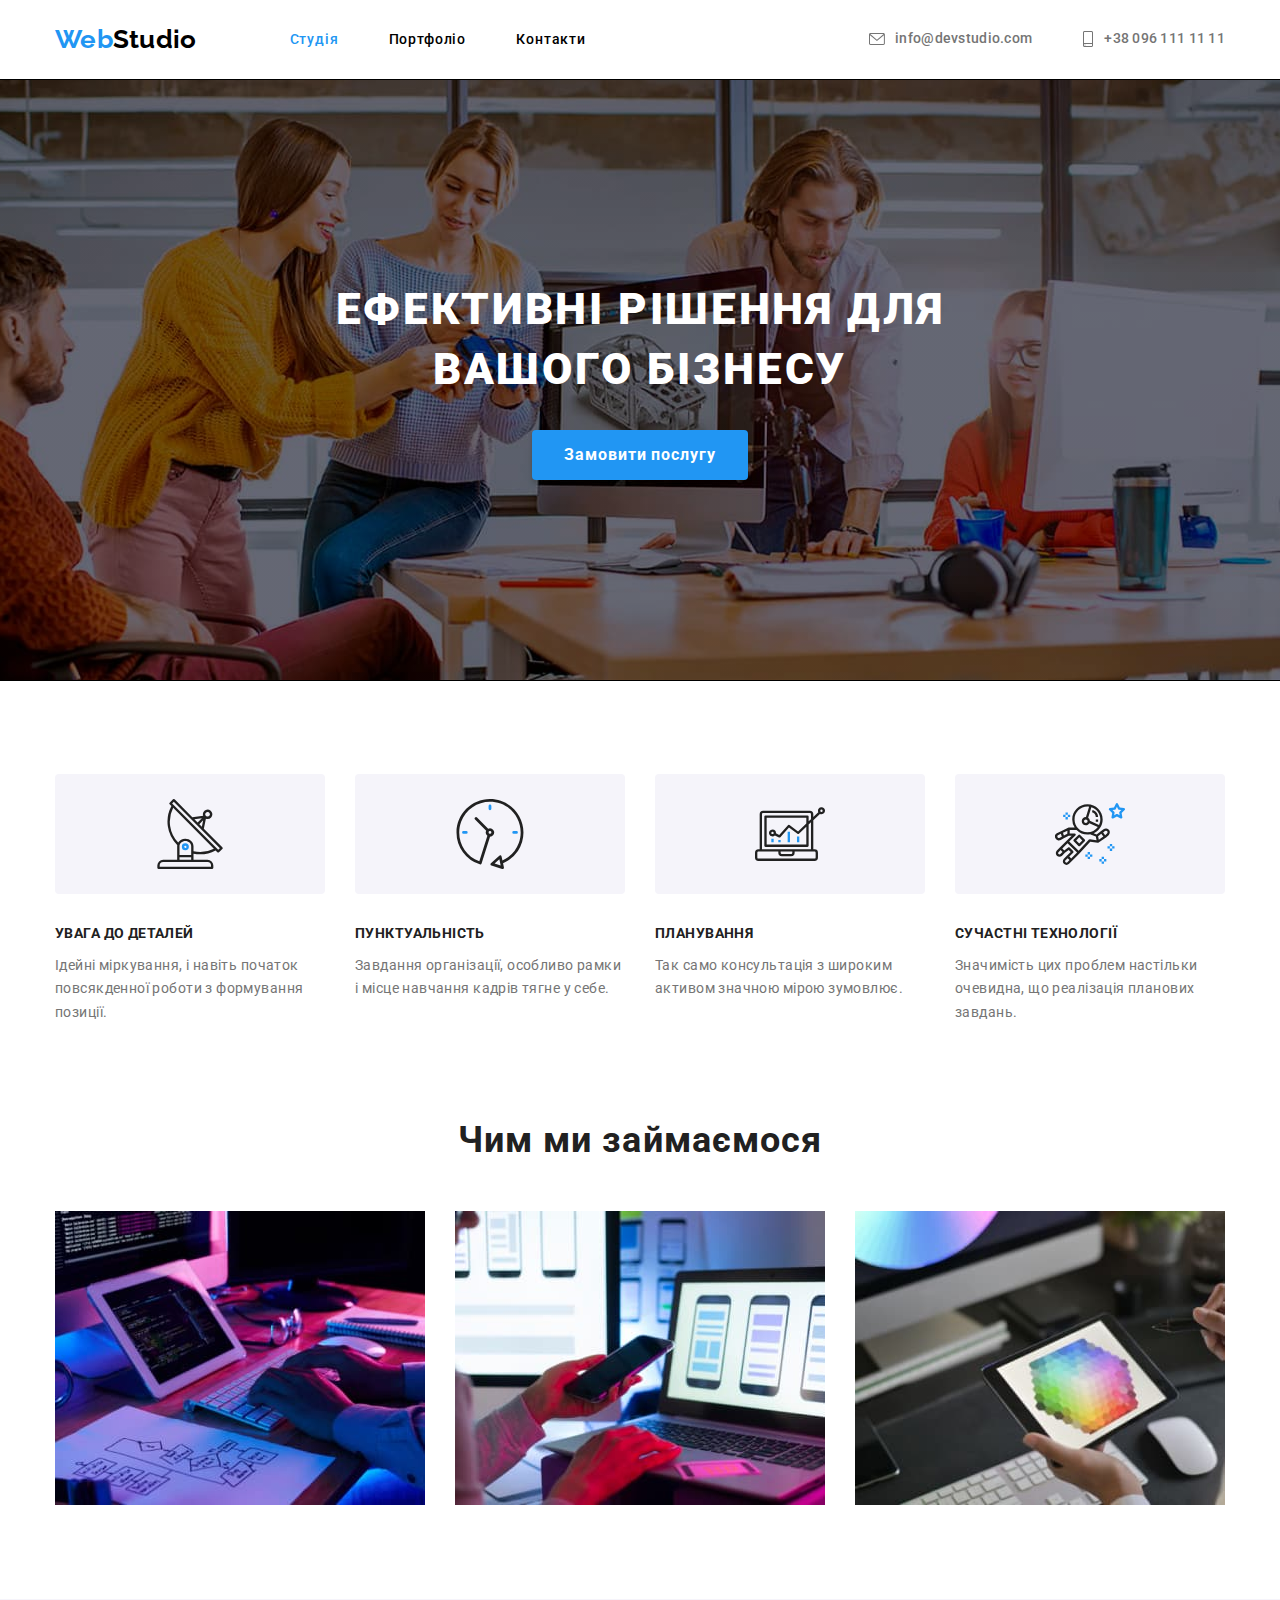
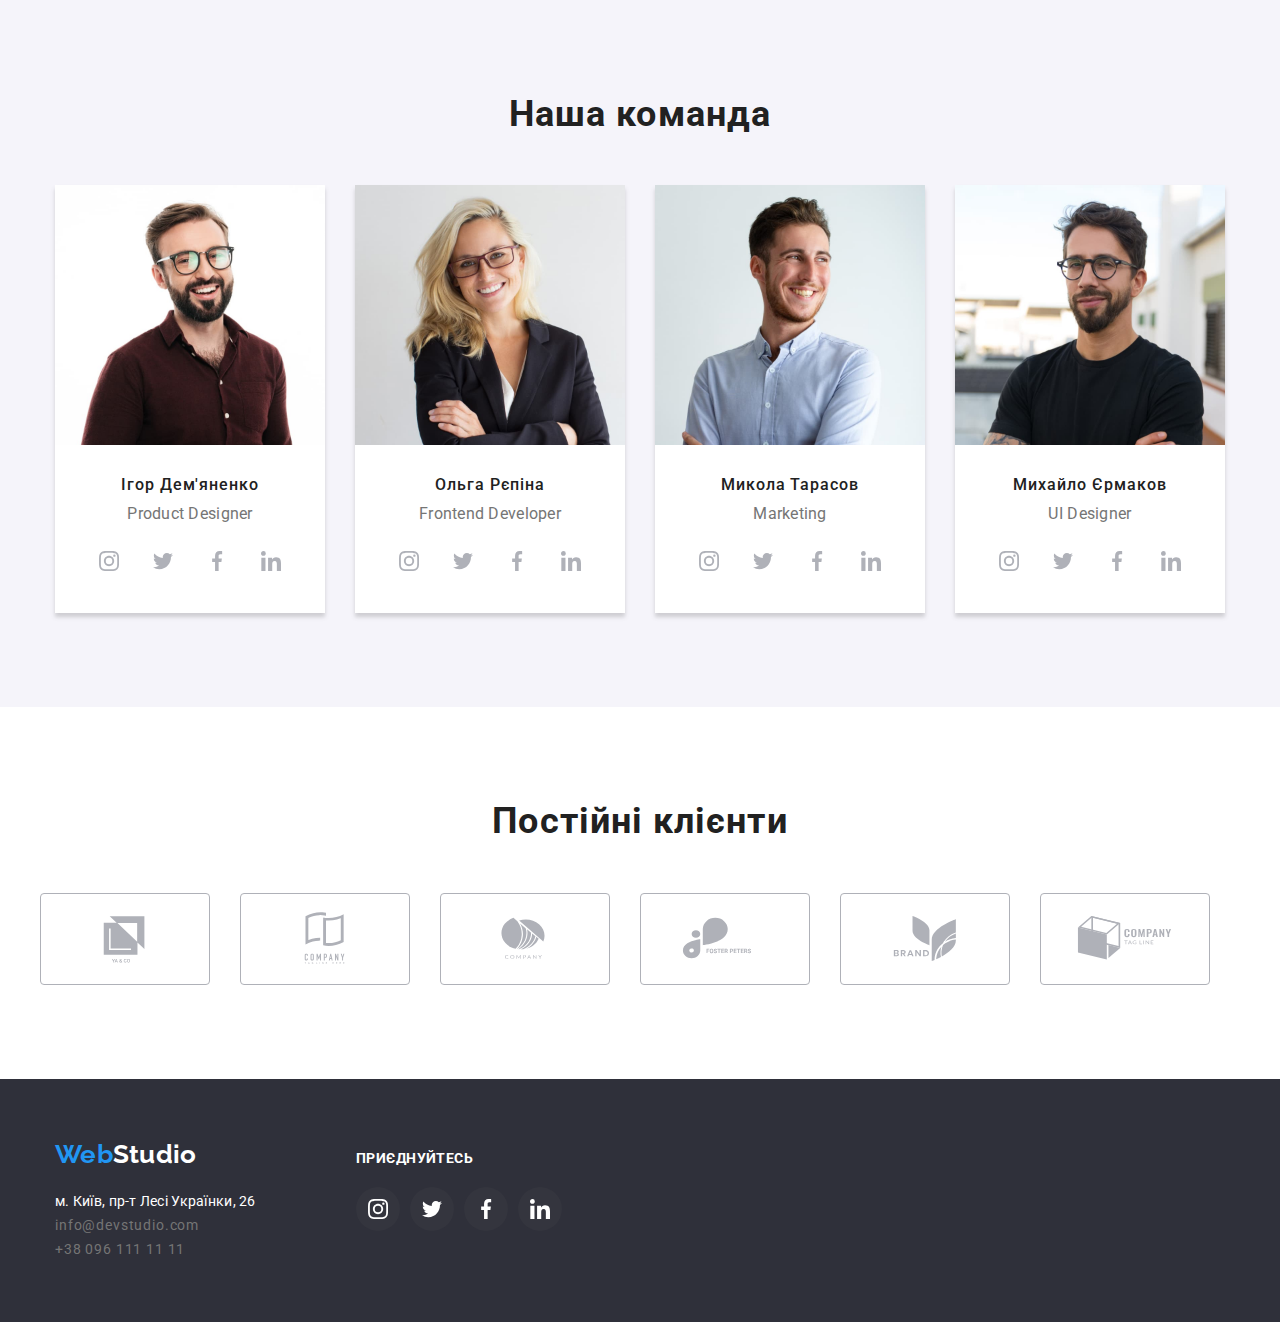
<file: index.html>
<!DOCTYPE html>
<html lang="uk">

<head>
    <meta charset="UTF-8">
    <meta name="viewport" content="width=device-width, initial-scale=1.0">
    <title>WebStudio</title>
    <link rel="preconnect" href="https://fonts.googleapis.com">
    <link rel="preconnect" href="https://fonts.gstatic.com" crossorigin>
    <link href="https://fonts.googleapis.com/css2?family=Raleway:wght@700&family=Roboto:wght@400;500;700;900&display=swap"
    rel="stylesheet">
    <link rel="stylesheet" href="https://cdn.jsdelivr.net/npm/modern-normalize@1.1.0/modern-normalize.min.css">
    <link rel="stylesheet" href="./css/styles.css">
</head>

<body>
    <header class="page-header">
        <div class="container page-header-container">
            <nav class="page-navigation">
            <a class="logo link" href="#webstudio"><span class="accent">Web</span>Studio</a>
                <ul class="menu menu-link-header list">
                    <li> 
                        <a class="menu-link current link" href="./index.html">Студія</a>
                    </li>
                    <li>
                        <a class="menu-link link" href="./portfolio.html">Портфоліо</a>
                    </li>
                    <li>
                        <a class="menu-link link" href="#контакти">Контакти</a>
                    </li>
                </ul>
            </nav>
            <ul class="mail-contact list">
                <li> 
                    <a class="contact-link contact-link-header mail link" href="mailto:info@devstudio.com"><svg class="icon-envelope icon-header-focus" width="16" height="12">
                        <use href="./images/sprite.svg#icon-envelope"></use>
                    </svg>info@devstudio.com</a>
                </li>
                <li>
                    <a class="contact-link contact-link-header contact-phone-number link" href="tel:+380961111111"><svg class="icon-smartphone icon-header-focus" width="12" height="16">
                        <use href="./images/sprite.svg#icon-smartphone"></use>
                    </svg>+38 096 111 11 11</a>
                </li>
            </ul>
        </div>
    </header>
    <main>
        <div>
            <section class="section-busines" id="Ефективні-рішення-для-вашого-бізнесу">
                <div class="container">
                    <h1 class="title">Ефективні рішення для вашого бізнесу</h1>
                    <button class="button-studio" type="button">Замовити послугу</button>
                </div>
            </section>
            <section class="preferens" id="Наші-особливості">
                <div class="container section">
                    <h2 class="visually-hidden">Наші особливості</h2>
                    <ul class="menu-preferens list">
                        <li class="menu-preferens-box">
                            <div class="icon-preferens">
                                <svg class="icon-antenna" width="70" height="70">
                                    <use href="./images/sprite.svg#icon-antenna-1"></use>
                                </svg>
                            </div>
                            <h3 class="benefits">Увага до деталей</h3>
                                <p class="text">Ідейні міркування, і навіть початок повсякденної роботи з формування позиції.</p>
                        </li>
                        <li class="menu-preferens-box">
                            <div class="icon-preferens">
                                <svg class="icon-clock" width="70" height="70">
                                    <use href="./images/sprite.svg#icon-clock-1"></use>
                                </svg>
                            </div>
                            <h3 class="benefits">Пунктуальність</h3>
                                <p class="text">Завдання організації, особливо рамки і місце навчання кадрів тягне у себе.</p>
                        </li>
                        <li class="menu-preferens-box"> 
                            <div class="icon-preferens">
                                <svg class="icon-diagram" width="70" height="70">
                                    <use href="./images/sprite.svg#icon-diagram-1"></use>
                                </svg>
                            </div>
                            <h3 class="benefits">Планування</h3>
                                <p class="text">Так само консультація з широким активом значною мірою зумовлює.</p>
                        </li>
                        <li class="menu-preferens-box">
                            <div class="icon-preferens">
                                <svg class="icon-astronaut-1" width="70" height="70">
                                    <use href="./images/sprite.svg#icon-astronaut-1"></use>
                                </svg>
                            </div>
                            <h3 class="benefits">Сучастні технології</h3>
                                <p class="text">Значимість цих проблем настільки очевидна, що реалізація планових завдань.</p>
                        </li>
                    </ul>
                </div>
            </section>
            <section class="section-doing" id="Чим-ми-займаємося">
                <div class="container section">
                    <h2 class="caption section-pudding">Чим ми займаємося</h2>
                    <ul class="caption-flex list">
                        <li class="images-work">
                            <img src="./images/work-1.jpg" alt="Людина працює за комп'ютером" width="370" height="294" />
                        </li>
                        <li class="images-work">
                            <img src="./images/work-2.jpg" alt="Людина дзвонить по телефону" width="370" height="294" />
                        </li>
                        <li class="images-work">
                            <img src="./images/work-3.jpg" alt="Людина працює за планшетом" width="370" height="294" />
                        </li>
                    </ul>
                </div>
            </section>
            <section class="comand" id="Наша-команда">
                <div class="container section">
                    <h2 class="caption">Наша команда</h2>
                    <ul class="comand-flex list">
                        <li class="team-list">
                            <img class="foto" src="./images/Product-designer.jpg" alt="Ігор Дем'яненко" width="270" height="260" />
                            <h3 class="team">Ігор Дем'яненко</h3>
                                <p class="subtitle">Product Designer</p>
                                <ul class="social-list list">
                                    <li class="social-list-item">
                                        <a href="" class="social-list-link">
                                            <svg aria-label="іконка інстаграму" class="social-list-icon">
                                                <use href="./images/sprite.svg#icon-instagram-2"></use>
                                            </svg>
                                        </a>
                                    </li>
                                    <li class="social-list-item">
                                        <a href="" class="social-list-link">
                                            <svg aria-label="іконка твітеру" class="social-list-icon">
                                                <use href="./images/sprite.svg#icon-twitter-1"></use>
                                            </svg>
                                        </a>
                                    </li>
                                    <li class="social-list-item">
                                        <a href="" class="social-list-link">
                                            <svg aria-label="іконка фейсбуку" class="social-list-icon">
                                                <use href="./images/sprite.svg#icon-facebook-1"></use>
                                            </svg>
                                        </a>
                                    </li>
                                    <li class="social-list-item">
                                        <a href="" class="social-list-link">
                                            <svg aria-label="іконка лінкедину" class="social-list-icon">
                                                <use href="./images/sprite.svg#icon-linkedin-1"></use>
                                            </svg>
                                        </a>
                                    </li>
                                </ul>
                        </li>
                        <li class="team-list"> 
                            <img class="foto" src="./images/Frontend-developer.jpg" alt="Ольга Рєпіна" width="270" height="260" />
                            <h3 class="team">Ольга Рєпіна</h3>
                                <p class="subtitle">Frontend Developer</p>
                                <ul class="social-list list">
                                    <li class="social-list-item">
                                        <a href="" class="social-list-link">
                                            <svg aria-label="іконка інстаграму" class="social-list-icon">
                                                <use href="./images/sprite.svg#icon-instagram-2"></use>
                                            </svg>
                                        </a>
                                    </li>
                                    <li class="social-list-item">
                                        <a href="" class="social-list-link">
                                            <svg aria-label="іконка твітеру" class="social-list-icon">
                                                <use href="./images/sprite.svg#icon-twitter-1"></use>
                                            </svg>
                                        </a>
                                    </li>
                                    <li class="social-list-item">
                                        <a href="" class="social-list-link">
                                            <svg aria-label="іконка фейсбуку" class="social-list-icon">
                                                <use href="./images/sprite.svg#icon-facebook-1"></use>
                                            </svg>
                                        </a>
                                    </li>
                                    <li class="social-list-item">
                                        <a href="" class="social-list-link">
                                            <svg aria-label="іконка лінкедину" class="social-list-icon">
                                                <use href="./images/sprite.svg#icon-linkedin-1"></use>
                                            </svg>
                                        </a>
                                    </li>
                                </ul>
                        </li>
                        <li class="team-list">
                            <img class="foto" src="./images/Marketing.jpg" alt="Микола Тарасов" width="270" height="260" />
                            <h3 class="team">Микола Тарасов</h3>
                                <p class="subtitle">Marketing</p>
                                <ul class="social-list list">
                                    <li class="social-list-item">
                                        <a href="" class="social-list-link">
                                            <svg aria-label="іконка інстаграму" class="social-list-icon">
                                                <use href="./images/sprite.svg#icon-instagram-2"></use>
                                            </svg>
                                        </a>
                                    </li>
                                    <li class="social-list-item">
                                        <a href="" class="social-list-link">
                                            <svg aria-label="іконка твітеру" class="social-list-icon">
                                                <use href="./images/sprite.svg#icon-twitter-1"></use>
                                            </svg>
                                        </a>
                                    </li>
                                    <li class="social-list-item">
                                        <a href="" class="social-list-link">
                                            <svg aria-label="іконка фейсбуку" class="social-list-icon">
                                                <use href="./images/sprite.svg#icon-facebook-1"></use>
                                            </svg>
                                        </a>
                                    </li>
                                    <li class="social-list-item">
                                        <a href="" class="social-list-link">
                                            <svg aria-label="іконка лінкедину" class="social-list-icon">
                                                <use href="./images/sprite.svg#icon-linkedin-1"></use>
                                            </svg>
                                        </a>
                                    </li>
                                </ul>
                        </li>
                        <li class="team-list">
                            <img class="foto" src="./images/UI-designer.jpg" alt="Михайло Єрмаков" width="270" height="260" />
                            <h3 class="team">Михайло Єрмаков</h3>
                                <p class="subtitle">UI Designer</p>
                                <ul class="social-list list">
                                    <li class="social-list-item">
                                        <a href="" class="social-list-link">
                                            <svg aria-label="іконка інстаграму" class="social-list-icon">
                                                <use href="./images/sprite.svg#icon-instagram-2"></use>
                                            </svg>
                                        </a>
                                    </li>
                                    <li class="social-list-item">
                                        <a href="" class="social-list-link">
                                            <svg aria-label="іконка твітеру" class="social-list-icon">
                                                <use href="./images/sprite.svg#icon-twitter-1"></use>
                                            </svg>
                                        </a>
                                    </li>
                                    <li class="social-list-item">
                                        <a href="" class="social-list-link">
                                            <svg aria-label="іконка фейсбуку" class="social-list-icon">
                                                <use href="./images/sprite.svg#icon-facebook-1"></use>
                                            </svg>
                                        </a>
                                    </li>
                                    <li class="social-list-item">
                                        <a href="" class="social-list-link">
                                            <svg aria-label="іконка лінкедину" class="social-list-icon">
                                                <use href="./images/sprite.svg#icon-linkedin-1"></use>
                                            </svg>
                                        </a>
                                    </li>
                                </ul>
                        </li>
                    </ul>
                </div>
            </section>
            <section>
                <div class="container">
                    <h2 class="subtitle-clients">Постійні клієнти</h2>
                    <ul class="list subtitle-clients-ul">
                        <li class="subtitle-clients-li">
                            <a href="" class="subtitle-clients-cref">
                                <svg aria-label="іконка" class="subtitle-clients-label clients-icon">
                                    <use class="color-icon" href="./images/sprite.svg#icon-Logo1"></use>
                                </svg>
                                </a>
                        </li>
                        <li class="subtitle-clients-li">
                            <a href="" class="subtitle-clients-cref">
                                <svg aria-label="іконка" class="subtitle-clients-label clients-icon">
                                    <use href="./images/sprite.svg#icon-Logo2"></use>
                                </svg>
                                </a>
                        </li>
                        <li class="subtitle-clients-li">
                            <a href="" class="subtitle-clients-cref">
                                <svg aria-label="іконка" class="subtitle-clients-label clients-icon">
                                    <use href="./images/sprite.svg#icon-Logo3"></use>
                                </svg>
                                </a>
                        </li>
                        <li class="subtitle-clients-li">
                            <a href="" class="subtitle-clients-cref">
                                <svg aria-label="іконка" class="subtitle-clients-label clients-icon">
                                    <use href="./images/sprite.svg#icon-Logo4"></use>
                                </svg>
                                </a>
                        </li>
                        <li class="subtitle-clients-li">
                            <a href="" class="subtitle-clients-cref">
                                <svg aria-label="іконка" class="subtitle-clients-label clients-icon">
                                    <use href="./images/sprite.svg#icon-Logo5"></use>
                                </svg>
                                </a>
                        </li>
                        <li class="subtitle-clients-li">
                            <a href="" class="subtitle-clients-cref">
                                <svg aria-label="іконка" class="subtitle-clients-label clients-icon">
                                    <use href="./images/sprite.svg#icon-Logo6"></use>
                                </svg>
                                </a>
                        </li>
                    </ul>
                </div>
            </section>
        </div>
    </main>
    <footer>
        <div class="container footer-container">
            <div class="footer-container-div-one">
                <a class="logo-footer link" href="#webstudio"><span class="accent-link">Web</span>Studio</a>
                    <address class="address">
                    <ul class="mail-contact mail-contact-block list">
                        <li class="margin-footer">
                            <a class="adress-footer link" href="https://goo.gl/maps/CPtrU1FHBa2aNyZL9" target="_blank"
                            rel="noopener noreferrer nofollow">м. Київ, пр-т Лесі Українки, 26</a>
                        </li>
                        <li class="margin-footer">
                            <a class="contact-link mail-footer link" href="mailto:info@devstudio.com">info@devstudio.com</a>
                        </li>
                        <li>
                            <a class="contact-link contact-phone-number-footer link" href="tel:+380961111111">+38 096 111 11 11</a>
                        </li>
                    </ul>
                </address>
            </div>
            <div class="footer-icon">
                <p class="join">Приєднуйтесь</p>
                <ul class="social-list list list-portfolio">
                    <li class="social-list-item-portfolio">
                        <a href="" class="social-list-link-portfolio">
                            <svg aria-label="іконка інстаграму" class="social-list-icon-portfolio">
                                <use href="./images/sprite.svg#icon-instagram-2"></use>
                            </svg>
                        </a>
                    </li>
                    <li class="social-list-item-portfolio">
                        <a href="" class="social-list-link-portfolio">
                            <svg aria-label="іконка твітеру" class="social-list-icon-portfolio">
                                <use href="./images/sprite.svg#icon-twitter-1"></use>
                            </svg>
                        </a>
                    </li>
                    <li class="social-list-item-portfolio">
                        <a href="" class="social-list-link-portfolio">
                            <svg aria-label="іконка фейсбуку" class="social-list-icon-portfolio">
                                <use href="./images/sprite.svg#icon-facebook-1"></use>
                            </svg>
                        </a>
                    </li>
                    <li class="social-list-item-portfolio">
                        <a href="" class="social-list-link-portfolio">
                            <svg aria-label="іконка лінкедину" class="social-list-icon-portfolio">
                                <use href="./images/sprite.svg#icon-linkedin-1"></use>
                            </svg>
                        </a>
                    </li>
                </ul>
            </div>
        </div>
    </footer>
</body>
</html>
</file>
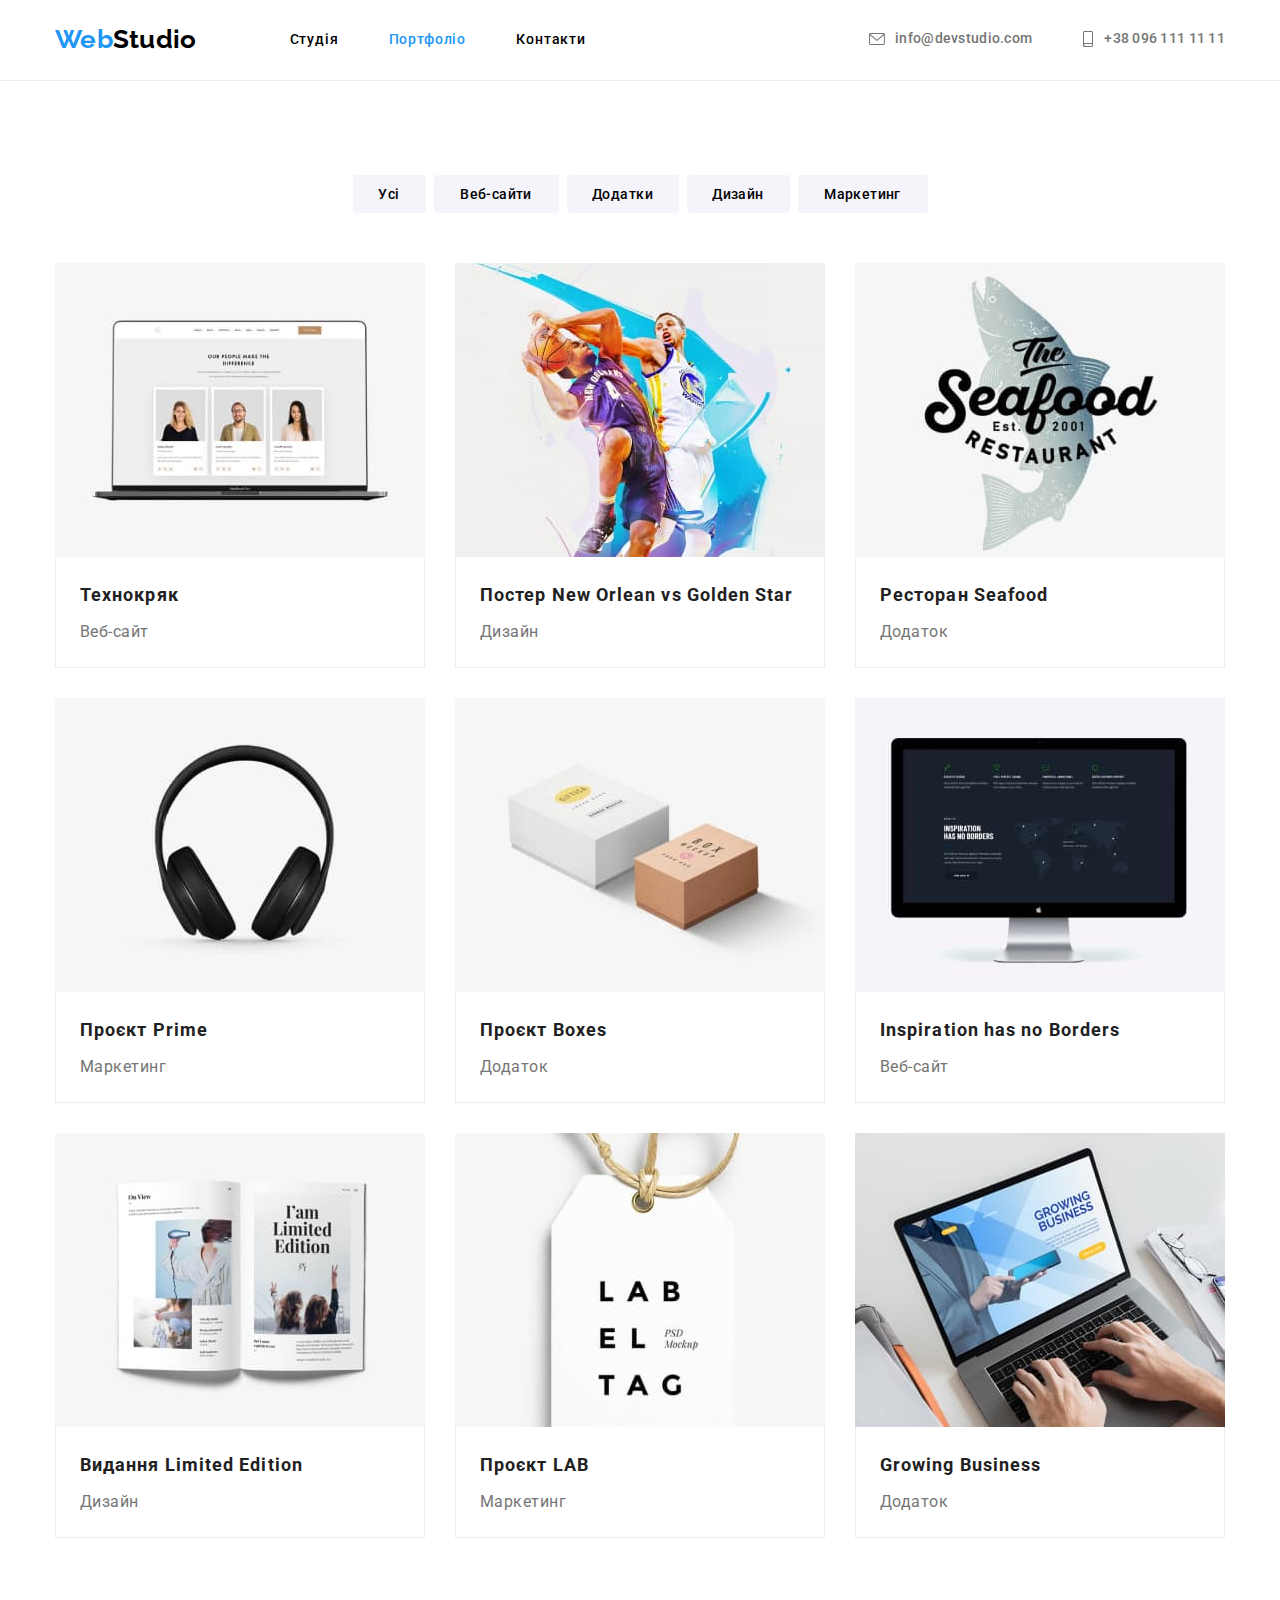
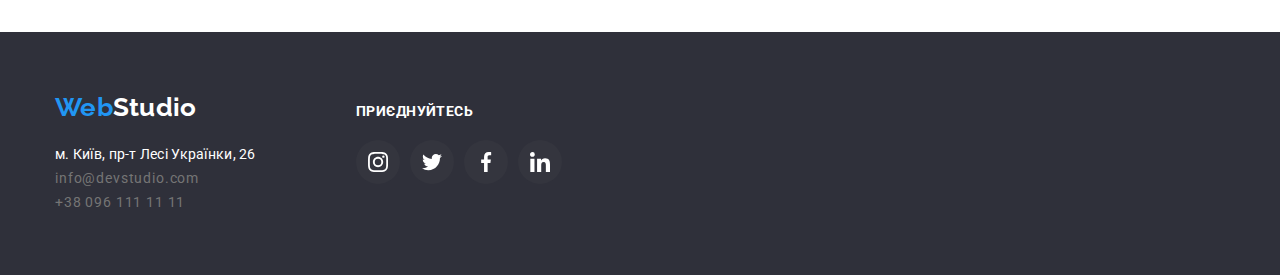
<file: portfolio.html>
<!DOCTYPE html>
<html lang="uk">

<head>
    <meta charset="UTF-8">
    <meta name="viewport" content="width=device-width, initial-scale=1.0">
    <title>Portfolio</title>
    <link rel="preconnect" href="https://fonts.googleapis.com">
    <link rel="preconnect" href="https://fonts.gstatic.com" crossorigin>
    <link href="https://fonts.googleapis.com/css2?family=Raleway:wght@700&family=Roboto:wght@400;500;700;900&display=swap"
        rel="stylesheet">
    <link rel="stylesheet" href="https://cdn.jsdelivr.net/npm/modern-normalize@1.1.0/modern-normalize.min.css">
    <link rel="stylesheet" href="./css/styles.css">
</head>

<body>
    <header class="page-header page-header-portfolio">
        <div class="container page-header-container">
            <nav class="page-navigation">
                <a class="logo link" href="#webstudio"><span class="accent">Web</span>Studio</a>
                <ul class="menu menu-link-header list">
                    <li>
                        <a class="menu-link link" href="./index.html">Студія</a>
                    </li>
                    <li>
                        <a class="menu-link current link" href="./portfolio.html">Портфоліо</a>
                    </li>
                    <li>
                        <a class="menu-link link" href="#контакти">Контакти</a>
                    </li>
                </ul>
            </nav>
            <ul class="mail-contact list">
                <li>
                    <a class="contact-link contact-link-header mail link" href="mailto:info@devstudio.com"><svg
                            class="icon-envelope icon-header-focus" width="16" height="12">
                            <use href="./images/sprite.svg#icon-envelope"></use>
                        </svg>info@devstudio.com</a>
                </li>
                <li>
                    <a class="contact-link contact-link-header contact-phone-number link" href="tel:+380961111111"><svg
                            class="icon-smartphone icon-header-focus" width="12" height="16">
                            <use href="./images/sprite.svg#icon-smartphone"></use>
                        </svg>+38 096 111 11 11</a>
                </li>
            </ul>
        </div>
    </header>
    <main>
        <section class="menu-items">
            <div class="container">
                    <h1 class="visually-hidden">Навігація</h1>
                    <ul class="menu-botton menu-general menu-margin list"> 
                        <li>
                            <button class="button-portfolio button-a" type="button" id="усі">Усі</button>
                        </li>
                        <li>
                            <button class="button-portfolio button-b" type="button" id="веб-сайти">Веб-сайти</button>
                        </li>
                        <li>
                            <button class="button-portfolio button-c" type="button" id="додатки">Додатки</button>
                        </li>
                        <li>
                            <button class="button-portfolio button-d" type="button" id="дизайн">Дизайн</button>
                        </li>
                        <li>
                            <button class="button-portfolio button-e" type="button" id="маркетинг">Маркетинг</button>
                        </li>
                    </ul>
                    <ul class="list-general menu-general-item flex-container list">
                    <li class="icon images-hover">
                        <a class="list-general-images link" href="">
                            <img class="foto" src="./images/Tehnology.jpg" alt="tehnology" width="370" height="294" />
                         <div class="description-menu">
                            <h2 class="list-general-link">Технокряк</h2>
                            <p class="list-general-link-text">Веб-сайт</p>
                         </div>
                        </a>
                    </li>
                    <li class="icon images-hover">
                        <a class="list-general-images link" href="">
                            <img class="foto" src="./images/Poster.jpg" alt="poster" width="370" height="294" />
                        <div class="description-menu">
                            <h2 class="list-general-link">Постер New Orlean vs Golden Star</h2>
                            <p class="list-general-link-text">Дизайн</p>
                        </div>
                        </a>
                    </li>
                    <li class="icon images-hover"> 
                        <a class="list-general-images link" href="">
                            <img class="foto" src="./images/Seafood.jpg" alt="seafood" width="370" height="294" />
                        <div class="description-menu">
                            <h2 class="list-general-link">Ресторан Seafood</h2>
                            <p class="list-general-link-text">Додаток</p>
                        </div>
                        </a>
                    </li>
                    <li class="icon images-hover">
                        <a class="list-general-images link" href="">
                            <img class="foto" src="./images/Prime.jpg" alt="prime" width="370" height="294" />
                        <div class="description-menu">
                            <h2 class="list-general-link">Проєкт Prime</h2>
                            <p class="list-general-link-text">Маркетинг</p>
                        </div>
                        </a>
                    </li>
                    <li class="icon images-hover">
                        <a class="list-general-images link" href="">
                            <img class="foto" src="./images/Boxes.jpg" alt="box" width="370" height="294" />
                        <div class="description-menu">
                            <h2 class="list-general-link">Проєкт Boxes</h2>
                            <p class="list-general-link-text">Додаток</p>
                        </div>
                        </a>
                    </li>
                    <li class="icon images-hover">
                        <a class="list-general-images link" href="">
                            <img class="foto" src="./images/Monitor.jpg" alt="monitor" width="370" height="294" />
                        <div class="description-menu">
                            <h2 class="list-general-link">Inspiration has no Borders</h2>
                            <p class="list-general-link-text">Веб-сайт</p>
                        </div>
                        </a>
                    </li>
                    <li class="icon images-hover">
                        <a class="list-general-images link" href="">
                            <img class="foto" src="./images/Log.jpg" alt="log" width="370" height="294" />
                        <div class="description-menu">
                            <h2 class="list-general-link">Видання Limited Edition</h2>
                            <p class="list-general-link-text">Дизайн</p>
                        </div>
                        </a>
                    </li>
                    <li class="icon images-hover">
                        <a class="list-general-images link" href="">
                            <img class="foto" src="./images/Lab.jpg" alt="lab" width="370" height="294" />
                        <div class="description-menu">
                            <h2 class="list-general-link">Проєкт LAB</h2>
                            <p class="list-general-link-text">Маркетинг</p>
                        </div>
                        </a>
                    </li>
                    <li class="icon images-hover">
                        <a class="list-general-images link" href="">
                            <img class="foto" src="./images/business.jpg" alt="business" width="370" height="294" />
                        <div class="description-menu">
                            <h2 class="list-general-link">Growing Business</h2>
                            <p class="list-general-link-text">Додаток</p>
                        </div>
                        </a>
                    </li>
                </ul>
            </div>
        </section>
    </main>
    <footer>
        <div class="container footer-container">
            <div class="footer-container-div-one">
                <a class="logo-footer link" href="#webstudio"><span class="accent-link">Web</span>Studio</a>
                <address class="address">
                    <ul class="mail-contact mail-contact-block list">
                        <li class="margin-footer">
                            <a class="adress-footer link" href="https://goo.gl/maps/CPtrU1FHBa2aNyZL9" target="_blank"
                                rel="noopener noreferrer nofollow">м. Київ, пр-т Лесі Українки, 26</a>
                        </li>
                        <li class="margin-footer">
                            <a class="contact-link mail-footer link" href="mailto:info@devstudio.com">info@devstudio.com</a>
                        </li>
                        <li>
                            <a class="contact-link contact-phone-number-footer link" href="tel:+380961111111">+38 096 111 11
                                11</a>
                        </li>
                    </ul>
                </address>
            </div>
            <div class="footer-icon">
                <p class="join">Приєднуйтесь</p>
                <ul class="social-list list list-portfolio">
                    <li class="social-list-item-portfolio">
                                <a href="" class="social-list-link-portfolio">
                                <svg aria-label="іконка інстаграму" class="social-list-icon-portfolio">
                                    <use href="./images/sprite.svg#icon-instagram-2"></use>
                                </svg>
                            </a>
                    </li>
                    <li class="social-list-item-portfolio">
                        
                            <a href="" class="social-list-link-portfolio">
                                <svg aria-label="іконка твітеру" class="social-list-icon-portfolio">
                                    <use href="./images/sprite.svg#icon-twitter-1"></use>
                                </svg>
                            </a>
                        
                    </li>
                    <li class="social-list-item-portfolio">
                        
                            <a href="" class="social-list-link-portfolio">
                                <svg aria-label="іконка фейсбуку" class="social-list-icon-portfolio">
                                    <use href="./images/sprite.svg#icon-facebook-1"></use>
                                </svg>
                            </a>
                        
                    </li>
                    <li class="social-list-item-portfolio">
                        
                            <a href="" class="social-list-link-portfolio">
                                <svg aria-label="іконка лінкедину" class="social-list-icon-portfolio">
                                    <use href="./images/sprite.svg#icon-linkedin-1"></use>
                                </svg>
                            </a>
                        
                    </li>
                </ul>
            </div>
        </div>
    </footer>
</body>
</html>
</file>
<file: css/styles.css>
:root {
    --primary-font: 'Roboto', sans-serif;
    --secondary-font: 'Raleway', sans-serif;
    --primary-text-color: #212121;
    --secondary-text-color: #2196F3;
    --primary-text-color-theme: #757575;
    --logo-studio-color:#000000;
    --logo-studio-footer: #FFFFFF;
    --title-color-dscr: #FFFFFF;
    --caption-background-color: #F5F4FA;
}

h1,
h2,
h3,
h4,
p {
    margin-top: 0;
    margin-bottom: 0;
}

ul,
ol {
    margin-top: 0;
    margin-bottom: 0;
    padding-left: 0;
}

.link {
    text-decoration: none;
}

.list {
    list-style: none;
}

img {
    display: block;
    max-width: 100%;
    height: auto;
}

body {
    font-family: var(--primary-font);
    color: var(--primary-text-color);
    font-size: 14px;
    letter-spacing: 0.02em;
}

.container {
    width: 1200px;
    margin-left: auto;
    margin-right: auto;
    padding-left: 15px;
    padding-right: 15px;
}

section {
    padding-top: 94px;
    padding-bottom: 94px;
}

.section-doing {
    padding-top: 0px;
}

.page-header {
    padding-top: 24px;
    padding-bottom: 25px;
    border-bottom: 1px;
}

.page-header-container {
    display: flex;
}

.page-navigation {
    display: flex;
    align-items: center;
}

.logo {
    margin-right: 93px;
    color: var(--logo-studio-color);
    font-family: var(--secondary-font);
    font-weight: 700;
    font-size: 26px;
    line-height: 1.19;
}

span {
    color: var(--secondary-text-color);
}

.menu-link-header {
    margin-left: auto;
}

.menu {
    display: flex;
    column-gap: 50px;
}

.menu-link { 
    font-family: var(--primary-font);
    color: var(--primary-text-color);
    font-weight: 500;
    font-size: 14px;
    line-height: 1.14;
    letter-spacing: 0.06em;
}

.menu-link:hover,
.menu-link:focus,
.menu-link.current {
    color: var(--secondary-text-color);
}

.menu-link.current {
    color: var(--secondary-text-color);
}

.menu-link {
    color: black;
}

.mail-contact {
    display: flex;
    align-items: center;
    margin-left: auto;
}

.mail-contact-block {
    display: block;
}

.mail,
.contact-phone-number {
    align-items: center;
    color: var(--primary-text-color-theme);
    fill: currentColor;
    font-family: var(--primary-font);
    font-weight: 500;
    font-size: 14px;
    line-height: 1.14;
}

.mail {
    margin-right: 50px;
}

.contact-link:hover, 
.contact-link:focus {
    color: var(--secondary-text-color);
}

.section-busines {
    text-align: center;
    padding-top: 200px;
    padding-bottom: 200px;
    
}

.title {
    text-align: center;
    box-sizing: border-box;
    width: 696px;
    margin-left: auto;
    margin-right: auto;

    font-weight: 900;
    font-size: 44px;
    line-height: 1.36;
    color: var(--title-color-dscr);
    text-align: center;
    text-transform: uppercase;
    letter-spacing: 0.06em;
    
}

.button-studio {
    text-align: center;
    margin-top: 30px;
    padding: 10px 32px 10px 32px;

    border: 0px;

    font-family: inherit;
    cursor: pointer;
    font-weight: 700;
    font-size: 16px;
    line-height: 1.88;
    color: #FFFFFF;
    background-color: var(--secondary-text-color);
    letter-spacing: 0.06em;
    box-shadow: 0px 4px 4px rgba(0, 0, 0, 0.15);
    border-radius: 4px;
}

.button-studio:hover,
.button-studio:focus,
.button-studio:active {
    background-color: var(--secondary-text-color);
}

.button:visited {
    color: black;
}

.section-busines {
    max-width: 1600px;
    margin: 0 auto;
    outline: 1px solid black;
    background-image:linear-gradient(rgba(0, 0, 0, 0.25), rgba(0, 0, 0, 0.25)), url('../images/general-img.jpg');
    background-repeat: no-repeat;
    background-size: cover;
    background-position: center;
    background-color: rgba(47, 48, 58, 0.4);
    
}

.menu-preferens {
    display: flex;
    justify-content: space-between;
}

.menu-preferens-box {
    width: 270px;
}

.visually-hidden {
    position: absolute;
    white-space: nowrap;
    width: 1px;
    height: 1px;
    overflow: hidden;
    border: 0;
    padding: 0;
    clip: rect(0 0 0 0);
    clip-path: inset(50%);
    margin: -1px;
}

.benefits {
    margin-bottom: 10px;
    font-weight: 700;
    font-size: 14px;
    line-height: 1.42;
    letter-spacing: 0.03em;
    text-transform: uppercase;
}

.text {
    font-weight: 400;
    font-size: 14px;
    line-height: 1.71;
    letter-spacing: 0.03em;
    color: var(--primary-text-color-theme);
}

.caption {
    margin-bottom: 50px;
    font-weight: 700;
    font-size: 36px;
    line-height: 42px;
    text-align: center;
    letter-spacing: 0.03em;
}

.caption-flex {
    display: flex;
    flex-wrap: wrap;
    justify-content: flex-start;
    align-content: flex-start;
    column-gap: 30px;
}

.comand {
    padding-bottom: 94px;
    background-color: var(--caption-background-color);
}

.comand-flex {
    display: flex;
    gap: 30px;
    justify-content: center;
}

.team {
    margin-top: 30px;

    font-weight: 500;
    font-size: 16px;
    line-height: 1.19;
    text-align: center;
    letter-spacing: 0.06em;
}

.team-list {
    background: #FFFFFF;
    box-shadow: 0px 4px 4px 0px rgba(93.33, 93.33, 93.33, 0.25);
}

.subtitle {
    margin-top: 10px;
    margin-bottom: 16px;
    color: var(--primary-text-color-theme);
    font-weight: 400;
    font-size: 16px;
    line-height: 1.19;
    text-align: center
}

footer {
    padding-top: 60px;
    padding-bottom: 60px;
    background-color: #2F303A;
}

.address {
    font-style: normal
}

.logo-footer {
    color: var(--logo-studio-footer);
    font-family: var(--secondary-font);
    font-weight: 700;
    font-size: 26px;
    line-height: 1.19;
}

.adress-footer {
    margin-bottom: 9px;
    color: #FFFFFF;
    font-weight: 400;
    font-size: 14px;
    line-height: 1.71;
}

.mail-footer {
    margin-bottom: 9px;
}

.mail-footer,
.contact-phone-number-footer {
    color: var(--primary-text-color-theme);
    font-weight: 400;
    font-size: 14px;
    line-height: 1.71;
    letter-spacing: 0.06em;
}

.mail-footer:hover,
.mail-footer:focus,
.contact-phone-number-footer:hover,
.contact-phone-number-footer:focus {
    color: var(--secondary-text-color);
}

.footer-container-div-one {
    width: 231px;
    margin-right: 70px;

}

.footer-container {
    display: flex; 
    align-items: baseline;
}

.join {
    margin-bottom: 20px;
    font-family: var(--primary-font);
    font-style: normal;
    font-weight: 700;
    font-size: 14px;
    line-height: 1.14;
    letter-spacing: 0.03em;
    text-transform: uppercase;
    color: #FFFFFF;
}


/* potrfolio */

.page-header-portfolio {
    border-bottom: 1px solid #ECECEC;;
}

.logo-footer {
    display: block;
    margin-bottom: 20px;
}

.menu-items {
    padding-top: 94px;
    padding-bottom: 94px;
}

.button-portfolio {
    font-family: var(--primary-text-color);
    background-color: #F5F4FA;
    border: 0px;
    font-weight: 500;
    cursor: pointer;
    border-radius: 4px;
    height: 38px;
    line-height: 1.6;
    letter-spacing: 0.03em;
    
}

.button-a {
    width: 73px;
    margin-right: 8px;
}

.button-b {
    width: 125px;
    margin-right: 8px;
}

.button-c {
    width: 112px;
    margin-right: 8px;
}

.button-d {
    width: 103px;
    margin-right: 8px;
}

.button-e {
    width: 130px;
}

button:hover,
button:focus {
    background-color: var(--secondary-text-color);
    color: var(--title-color-dscr);
    box-shadow: 0px 4px 4px 0px rgba(93.33, 93.33, 93.33, 0.25);
}

.list-general-images {
    display: block;
}

.list-general-images:hover, .list-general-images:focus {
    box-shadow: 0px 4px 4px 0px rgba(93.33, 93.33, 93.33, 0.25);
}

.list-general-link {
    color: var(--primary-text-color);
}

.menu-margin {
    margin-bottom: 50px;
}

.menu-general {
    display: flex;
    justify-content: center;  
}

.description-menu {
    display: block;
    padding: 20px 24px 20px 24px;
    border-left: 1px solid #EEEEEE;
    border-right: 1px solid #EEEEEE;
    border-bottom: 1px solid #EEEEEE;
}

.list-general {
    margin-left: auto;
    margin-right: auto;
}

.flex-container {
    display: flex;
    flex-wrap: wrap;
}

.icon {
    margin-right: 30px;
    margin-bottom: 30px;
}

.icon:nth-child(3n) {
    margin-right: 0px;
}

.icon:nth-child(n+7) {
    margin-bottom: 0px;
}

.list-general-link {
    font-weight: 700;
    font-size: 18px;
    line-height: 2;
    letter-spacing: 0.06em;
}

.list-general-link-text {
    margin-top: 4px;
    font-size: 16px;
    line-height: 1.88;
    letter-spacing: 0.03em;
    color: var(--primary-text-color-theme);
}

/* Иконки */

.contact-link-header {
    display: flex;
    align-items: center;  
}

.icon-envelope {
    margin-right: 10px;
}


.icon-smartphone {
    margin-right: 10px;
}

.icon-preferens {
    display: flex;
    justify-content: center;

    width: 270px;
    height: 120px;
    background-color: #F5F4FA;
    margin-bottom: 30px;
    border-radius: 4px;
    
}

.icon-antenna, .icon-clock, .icon-diagram, .icon-astronaut-1 {
    display: flex;
    justify-content: center;
    margin-top: auto;
    margin-bottom: auto;
}



.social-list {
    display: flex;
    justify-content: center;
    column-gap: 10px;
    margin-bottom: 30px;
}

.social-list-link {
    display: flex;
    align-items: center;
    justify-content: center;
    width: 44px;
    height: 44px;
    border-radius: 50%;
    background-color: #FFFFFF;
    
}

.social-list-link:hover, 
.social-list-link:focus {
    background-color: var(--secondary-text-color);
}

.social-list-icon {
    width: 20px;
    height: 20px;
    fill: #AFB1B8;
}

.social-list-link:hover .social-list-icon,
.social-list-link:focus .social-list-icon {
    fill: #FFFFFF;
}

.social-list-portfolio {
    display: flex;
    justify-content: center;
    column-gap: 10px;
}

.social-list-item-portfolio-block {
    display: block;
}

.social-list-link-portfolio {
    display: flex;
    align-items: center;
    justify-content: center;
    width: 44px;
    height: 44px;
    border-radius: 50%;
    background-color: rgb(100, 100, 100, 0.1);
}

.social-list-link-portfolio:hover,
.social-list-link-portfolio:focus {
    background-color: var(--secondary-text-color);
}

.social-list-icon-portfolio {
    width: 20px;
    height: 20px;
    fill: #FFFFFF;
}

.social-list-link-portfolio:hover .social-list-icon-portfolio,
.social-list-link-portfolio:focus .social-list-icon-portfolio {
    fill: #FFFFFF;
}

.subtitle-come-back {
    font-family: var(--primary-font);
    font-weight: 700;
    font-size: 14px;
    line-height: 1.14;
    letter-spacing: 0.03em;
    color: #FFFFFF;  
}

.footer-icon {
    width: 206px;
}

/* Постіні клієнти */

container {
    width: 1200px;
    height: 184px;
    padding-left: 15px;
    padding-right: 15px;
    margin-left: auto;
    margin-right: auto;
}

.subtitle-clients {
    font-family: var(--primary-font);
    margin-bottom: 50px;
    font-weight: 700;
    font-size: 36px;
    line-height: 1.16;
    text-align: center;
    letter-spacing: 0.03em;
    color: #212121;
}

.subtitle-clients-ul {
    display: flex;
    align-items: center;
    justify-content: center;
}

.subtitle-clients-ul:last-child {
    margin-right: 0px;
}

.subtitle-clients-li {
    width: 100%;
    height: 100%;
    margin-right: 30px;
    margin-left: 0px;
}

.subtitle-clients-cref {   
    display: flex;
    justify-content: center;
    align-items: center;
    width: 170px;
    height: 92px;
    cursor: pointer;
    background-color: #FFFFFF;
    border: 1px solid #AFB1B8;
    border-radius: 4px;
    fill: #AFB1B8;
}

.subtitle-clients-cref:hover, .subtitle-clients-cref:focus {
    fill: var(--secondary-text-color);
    border-color: var(--secondary-text-color);
}

.clients-icon {
    height: 60px;
    width: 106px;
}

/* Іконки портфоліо*/

.images-hover:hover {
    box-shadow: 0px 4px 4px 0px rgba(93.33, 93.33, 93.33, 0.25);
}
</file>
